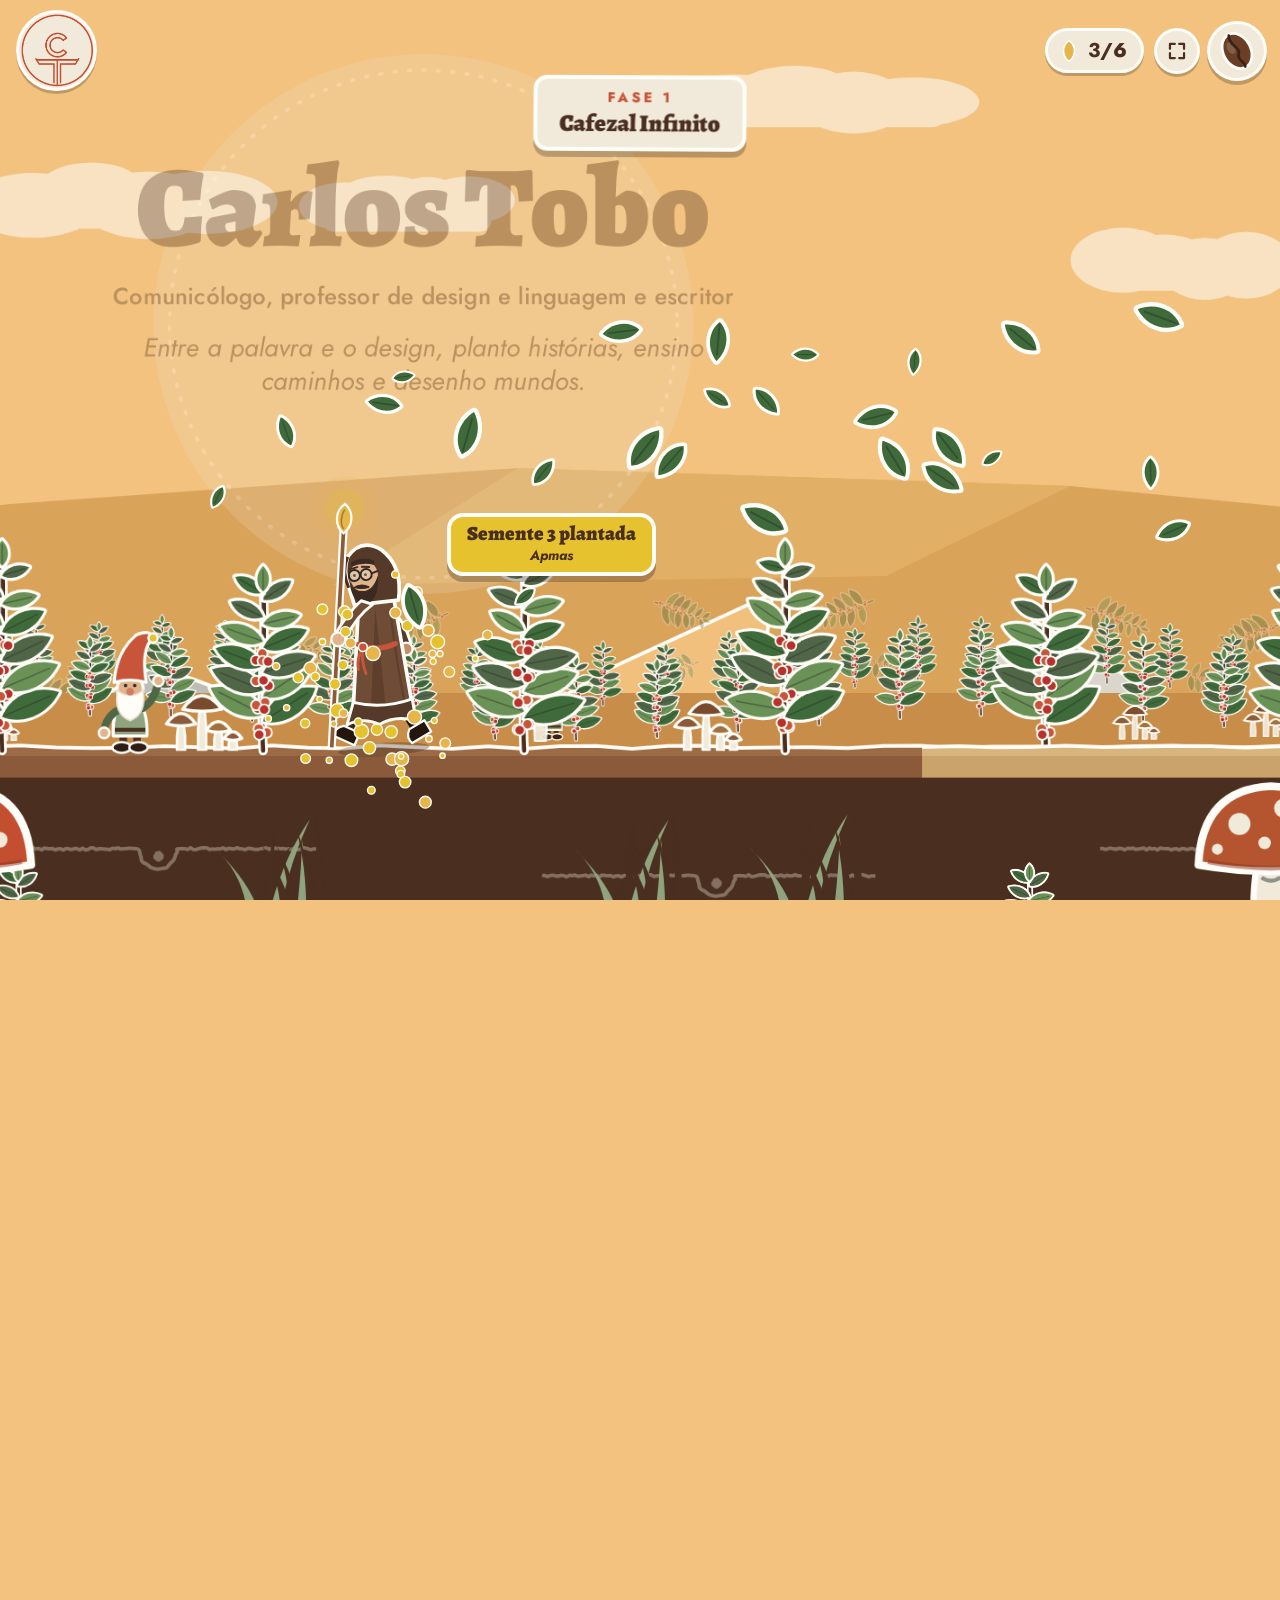
<file: index.html>
<!doctype html>
<html lang="pt-BR">
<head>
<meta charset="utf-8">
<meta name="viewport" content="width=device-width, initial-scale=1, viewport-fit=cover">
<title>Carlos Tobo · A Travessia do Curador</title>
<meta name="description" content="Currículo interativo de Carlos Tobo, comunicólogo, professor de design e linguagem e escritor. Role para atravessar o mundo de O Curador de Sementes.">
<meta property="og:title" content="Carlos Tobo · A Travessia do Curador">
<meta property="og:description" content="Entre a palavra e o design, planto histórias, ensino caminhos e desenho mundos.">
<meta property="og:image" content="img/marca/livro-capa.png">
<meta name="theme-color" content="#F2C27E">
<link rel="icon" href="img/marca/ct.png" type="image/png">
<link rel="preload" href="fontes/Alegreya.ttf" as="font" type="font/ttf" crossorigin>
<link rel="preconnect" href="https://fonts.googleapis.com">
<link rel="preconnect" href="https://fonts.gstatic.com" crossorigin>
<link rel="stylesheet" href="https://fonts.googleapis.com/css2?family=Jost:ital,wght@0,400..800;1,400..700&display=swap">
<link rel="stylesheet" href="css/style.css">
</head>
<body>
<a class="pular" href="texto.html">Pular para a versão em texto do currículo</a>
<div id="defs"></div>

<div id="palco">
  <div class="camada" id="c-nuvens" aria-hidden="true"></div>
  <div class="camada" id="c-espiral" aria-hidden="true"></div>
  <div class="camada" id="c-longe" aria-hidden="true"></div>
  <div class="camada" id="c-ceu-info"></div>
  <div class="camada" id="c-meio" aria-hidden="true"></div>
  <div class="camada" id="c-perto" aria-hidden="true"></div>
  <div class="camada" id="c-borboletas" aria-hidden="true"></div>
  <div class="camada" id="c-chao" aria-hidden="true"></div>
  <div class="camada" id="c-info"></div>
  <div id="eremita-caixa" role="img" aria-label="O Eremita: Carlos de capa, barba, óculos e cajado com uma semente que brilha"></div>
  <svg id="particulas" aria-hidden="true" preserveAspectRatio="xMinYMin meet"></svg>
  <div class="camada" id="c-frente" aria-hidden="true"></div>
</div>

<header id="hud">
  <a href="#" id="marca" aria-label="Voltar ao início do caminho"></a>
  <div class="hud-dir">
    <div id="contador" role="status" aria-label="Sementes colhidas: 0 de 6">
      <svg viewBox="0 0 100 100" aria-hidden="true"><path d="M50 10 C76 28 80 66 50 90 C20 66 24 28 50 10Z" fill="#E8B54A" stroke="#fff" stroke-width="6"/></svg>
      <span><b id="cont-n">0</b>/6</span>
    </div>
    <button id="btn-animacao" hidden>Ligar animações</button>
    <button id="btn-tela" hidden aria-label="Ver em tela cheia" title="Ver em tela cheia">
      <svg class="ico-abrir" viewBox="0 0 100 100" aria-hidden="true"><path d="M18 40 V18 H40 M60 18 H82 V40 M82 60 V82 H60 M40 82 H18 V60" fill="none" stroke="currentColor" stroke-width="10" stroke-linecap="round" stroke-linejoin="round"/></svg>
      <svg class="ico-sair" viewBox="0 0 100 100" aria-hidden="true"><path d="M40 18 V40 H18 M82 40 H60 V18 M60 82 V60 H82 M18 60 H40 V82" fill="none" stroke="currentColor" stroke-width="10" stroke-linecap="round" stroke-linejoin="round"/></svg>
    </button>
    <nav id="menu-grao" aria-label="Seções do caminho">
      <button id="grao-btn" aria-expanded="false" aria-controls="grao-lista" aria-label="Abrir menu de seções">
        <svg viewBox="0 0 100 100" aria-hidden="true"><g transform="rotate(-28 50 50)"><ellipse cx="50" cy="50" rx="30" ry="40" fill="#6B3F26" stroke="#FFFDF8" stroke-width="6"/><ellipse cx="42" cy="38" rx="9" ry="14" fill="#fff" opacity=".16"/><path d="M50 12 C38 30 62 46 50 58 C40 68 56 80 50 88" fill="none" stroke="#3A2217" stroke-width="6" stroke-linecap="round"/></g></svg>
      </button>
      <ul id="grao-lista"></ul>
    </nav>
  </div>
</header>

<div id="placa-fase" aria-hidden="true"><small>Fase 1</small><strong>Cafezal Infinito</strong></div>

<div id="dica">
  <span class="dica-mouse" aria-hidden="true"><span></span></span>
  <span class="dica-texto" aria-hidden="true">role para caminhar</span></div>

<div id="rolagem"></div>

<div id="tip-cursos" role="tooltip" hidden></div>

<dialog id="painel" aria-labelledby="painel-titulo">
  <button class="fechar" aria-label="Fechar">×</button>
  <div id="painel-conteudo"></div>
</dialog>

<noscript><p class="sem-js">Este currículo interativo precisa de JavaScript. <a href="texto.html">Veja a versão em texto</a>.</p></noscript>
<script src="js/vendor/gsap.min.js"></script>
<script type="module" src="js/main.js"></script>
</body>
</html>
</file>
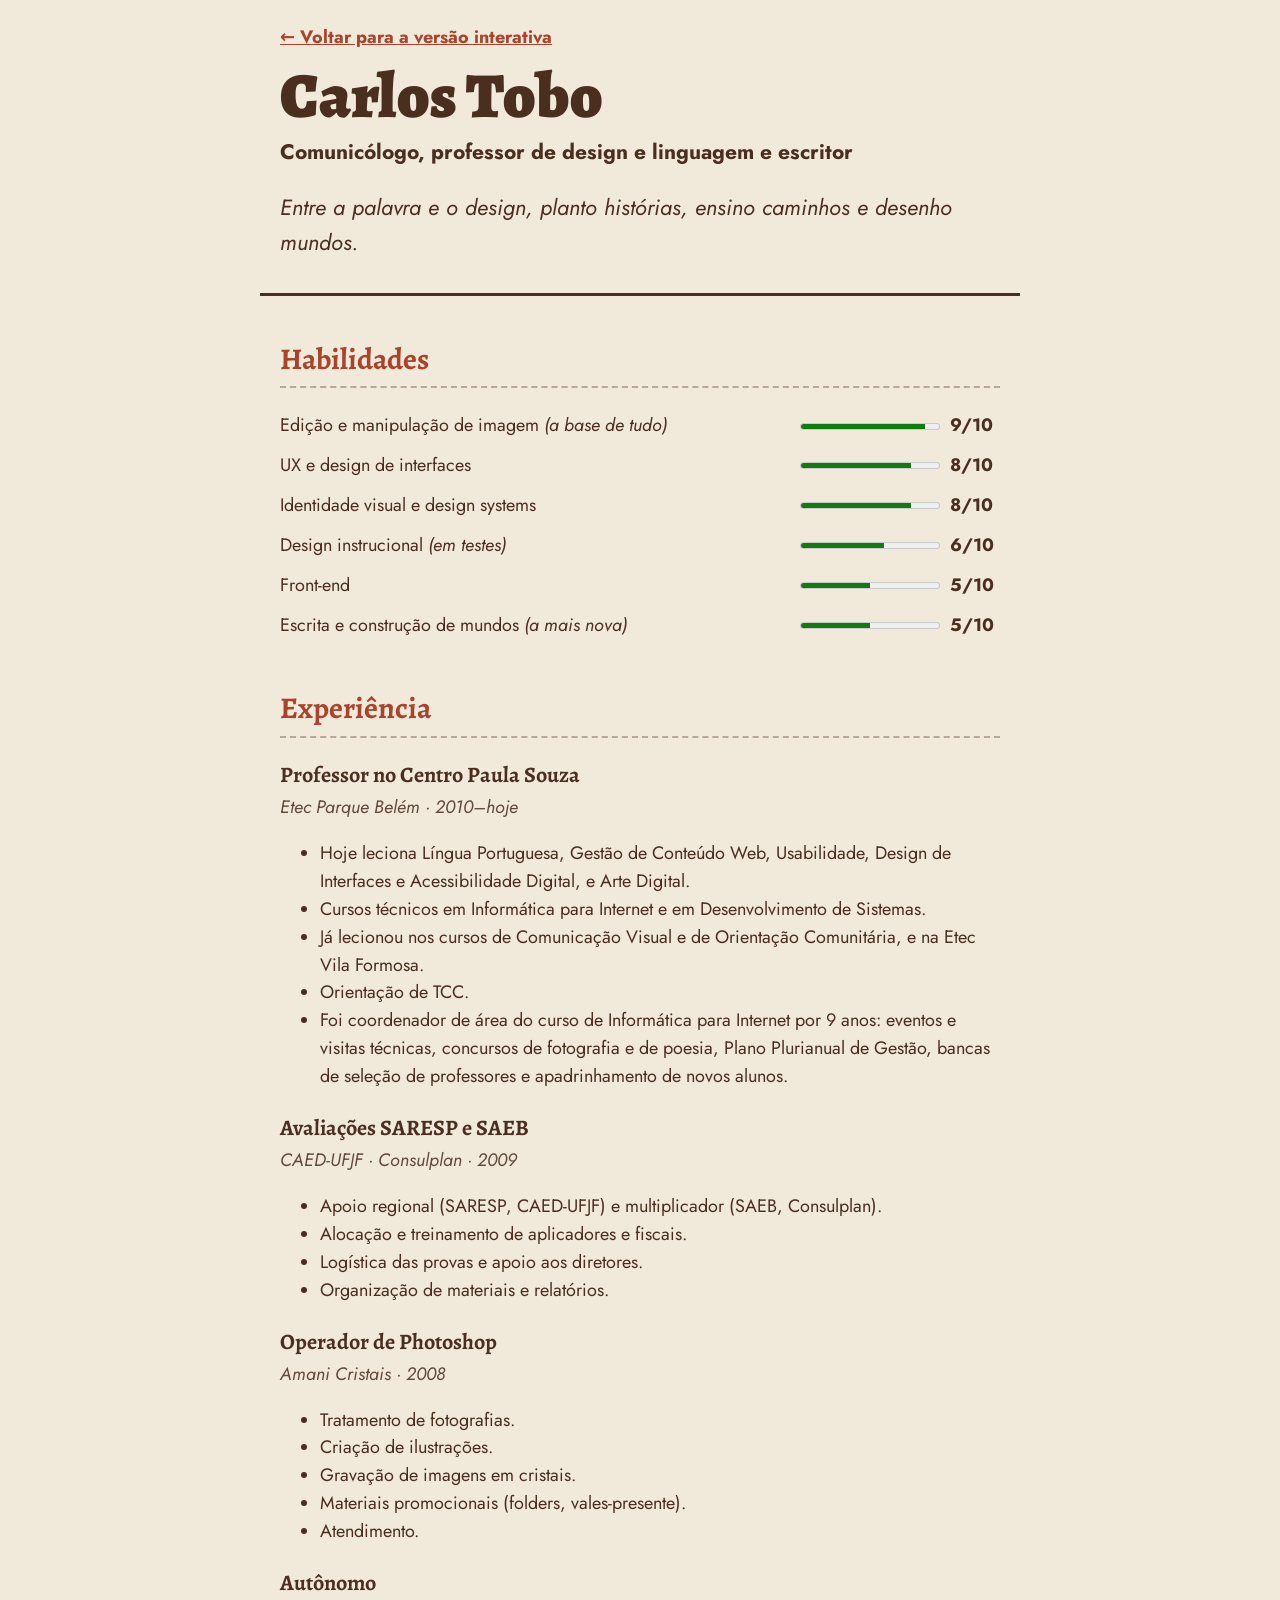
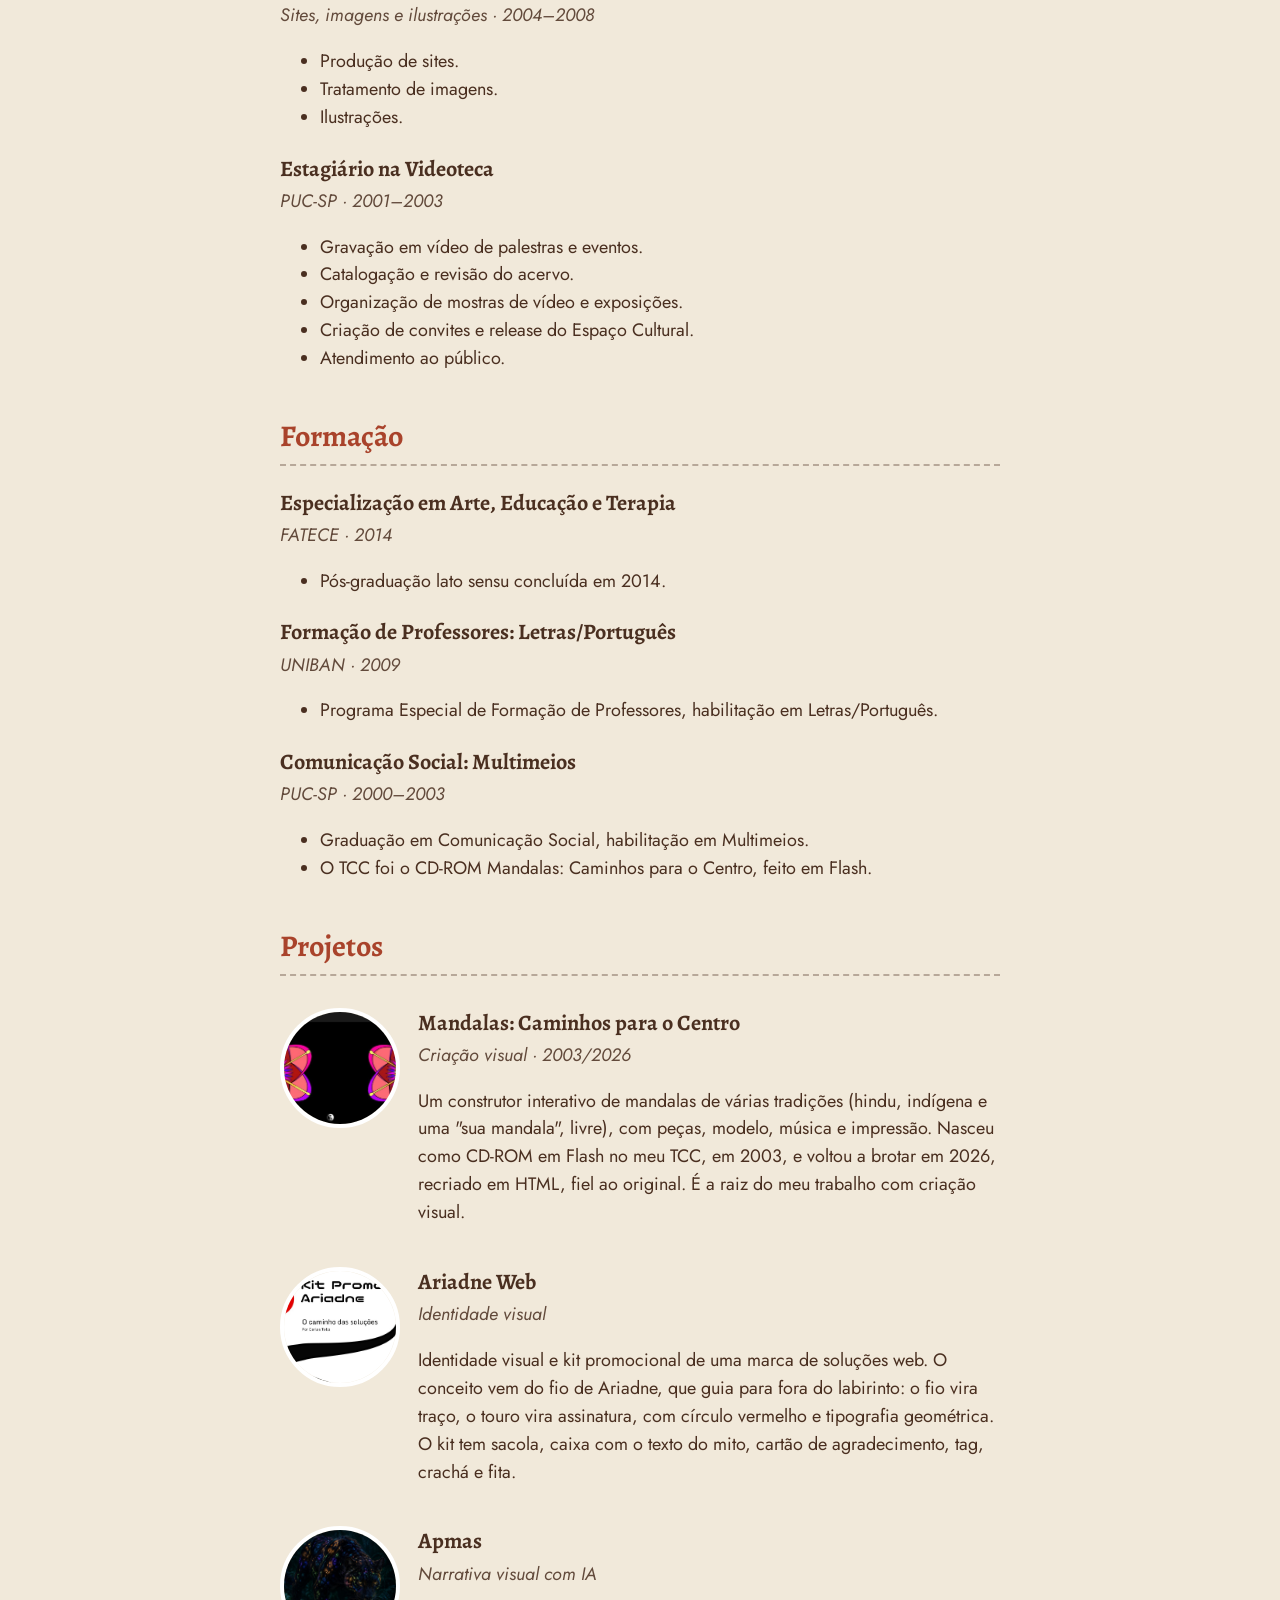
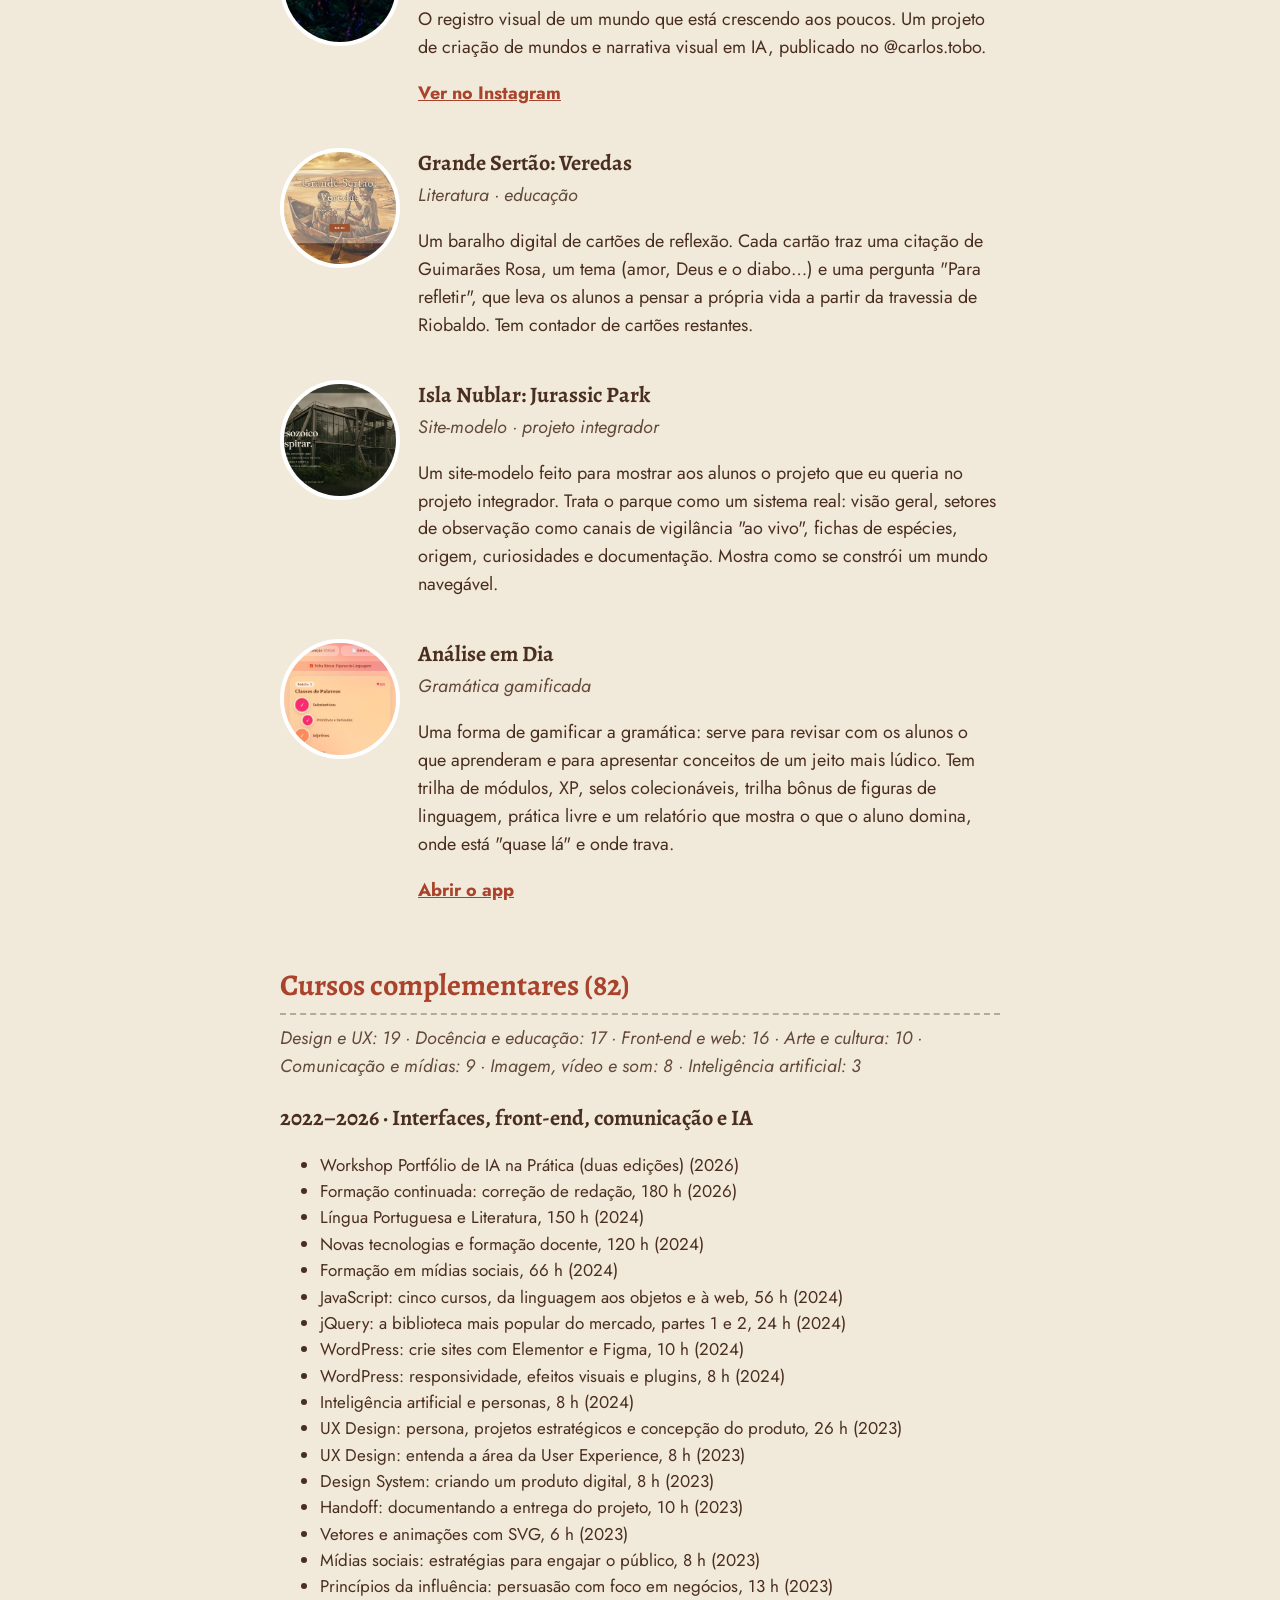
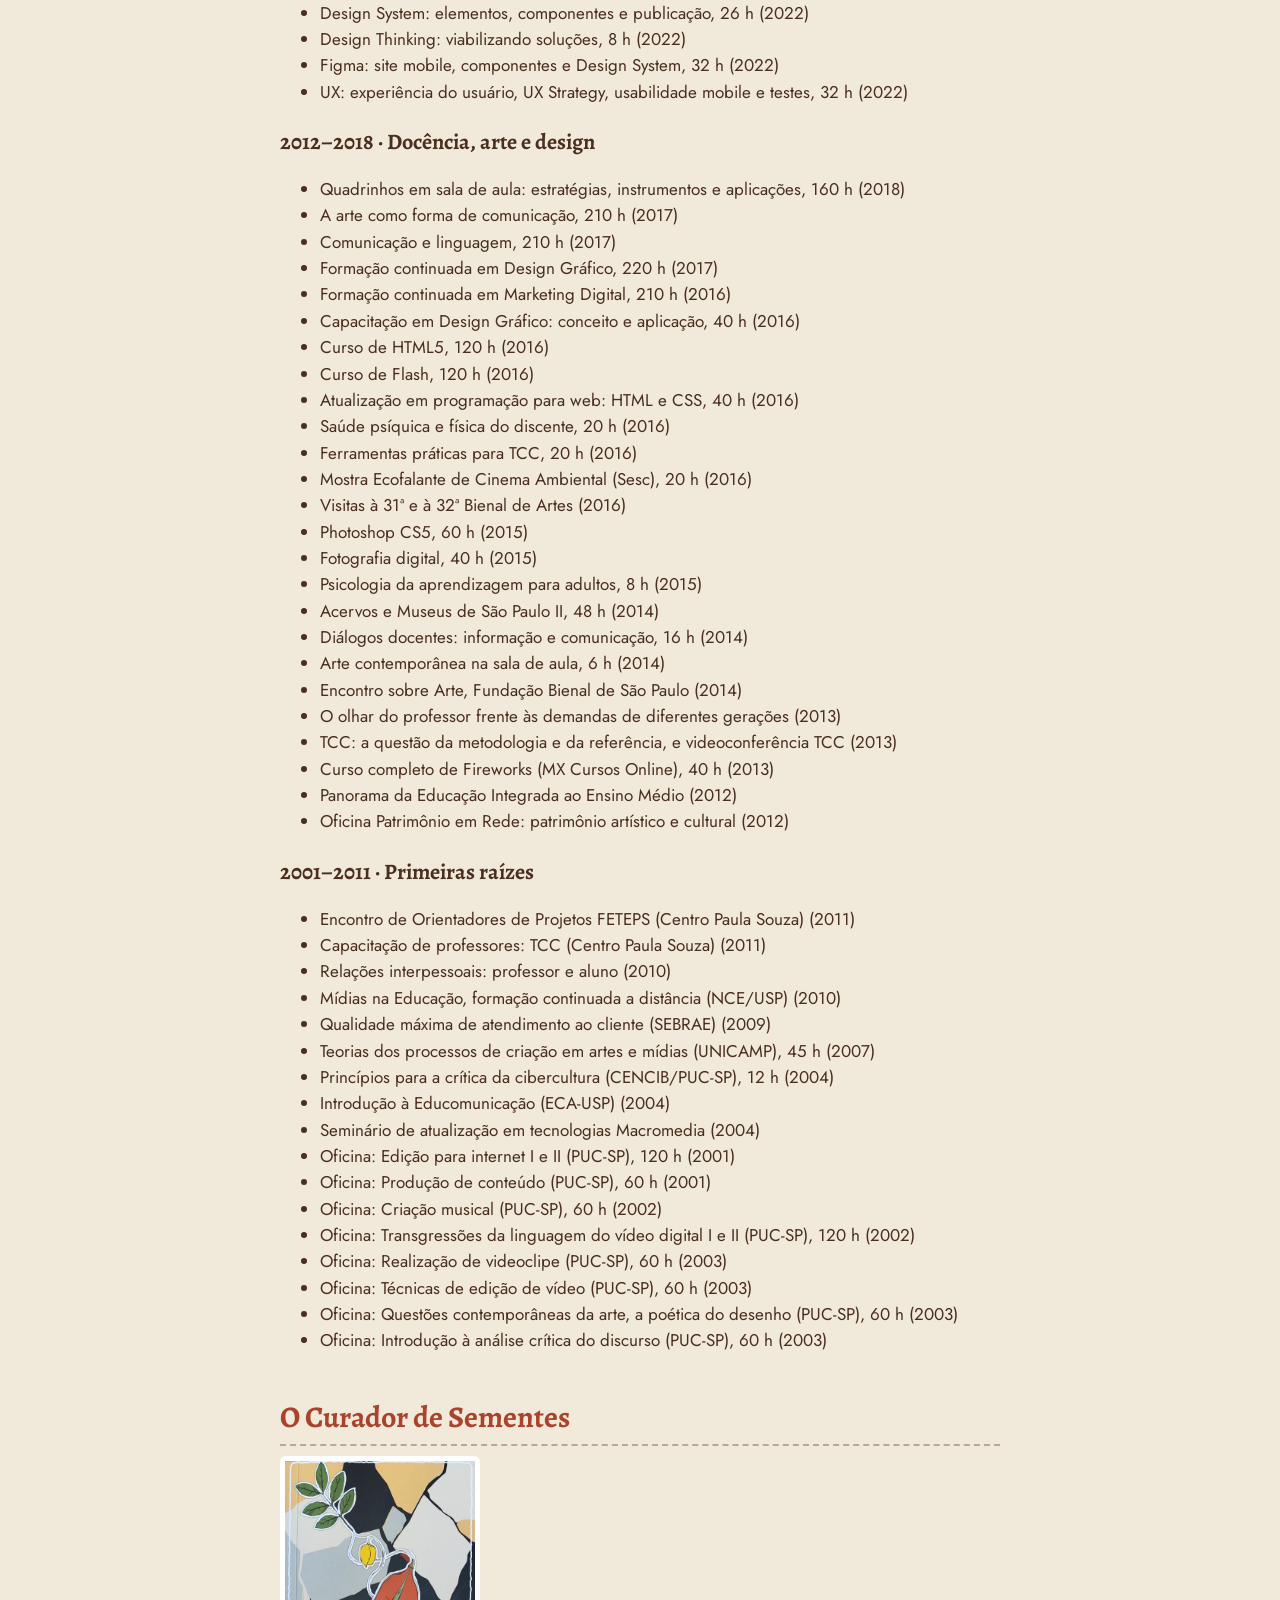
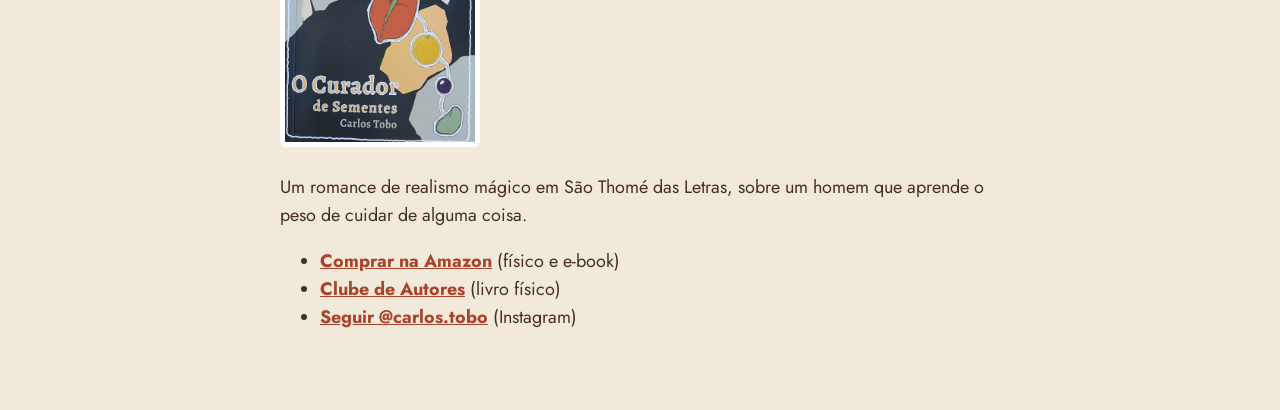
<file: texto.html>
<!doctype html>
<html lang="pt-BR">
<head>
<meta charset="utf-8">
<meta name="viewport" content="width=device-width, initial-scale=1">
<title>Carlos Tobo · Currículo em texto</title>
<meta name="description" content="Comunicólogo, professor de design e linguagem e escritor. Entre a palavra e o design, planto histórias, ensino caminhos e desenho mundos.">
<link rel="preconnect" href="https://fonts.googleapis.com">
<link rel="preconnect" href="https://fonts.gstatic.com" crossorigin>
<link rel="stylesheet" href="https://fonts.googleapis.com/css2?family=Jost:ital,wght@0,400..800;1,400..700&display=swap">
<link rel="stylesheet" href="css/texto.css">
</head>
<body>
<header>
  <p class="voltar"><a href="index.html">← Voltar para a versão interativa</a></p>
  <h1>Carlos Tobo</h1>
  <p class="titulo">Comunicólogo, professor de design e linguagem e escritor</p>
  <p class="frase">Entre a palavra e o design, planto histórias, ensino caminhos e desenho mundos.</p>
</header>
<main>
<section aria-labelledby="h-hab">
  <h2 id="h-hab">Habilidades</h2>
  <ul class="hab">
    <li><span>Edição e manipulação de imagem <em>(a base de tudo)</em></span> <meter min="0" max="10" value="9">9 de 10</meter> <b>9/10</b></li>
    <li><span>UX e design de interfaces</span> <meter min="0" max="10" value="8">8 de 10</meter> <b>8/10</b></li>
    <li><span>Identidade visual e design systems</span> <meter min="0" max="10" value="8">8 de 10</meter> <b>8/10</b></li>
    <li><span>Design instrucional <em>(em testes)</em></span> <meter min="0" max="10" value="6">6 de 10</meter> <b>6/10</b></li>
    <li><span>Front-end</span> <meter min="0" max="10" value="5">5 de 10</meter> <b>5/10</b></li>
    <li><span>Escrita e construção de mundos <em>(a mais nova)</em></span> <meter min="0" max="10" value="5">5 de 10</meter> <b>5/10</b></li>
  </ul>
</section>

<section aria-labelledby="h-exp">
  <h2 id="h-exp">Experiência</h2>
  <article>
    <h3>Professor no Centro Paula Souza</h3>
    <p class="meta">Etec Parque Belém · 2010–hoje</p>
    <ul><li>Hoje leciona Língua Portuguesa, Gestão de Conteúdo Web, Usabilidade, Design de Interfaces e Acessibilidade Digital, e Arte Digital.</li><li>Cursos técnicos em Informática para Internet e em Desenvolvimento de Sistemas.</li><li>Já lecionou nos cursos de Comunicação Visual e de Orientação Comunitária, e na Etec Vila Formosa.</li><li>Orientação de TCC.</li><li>Foi coordenador de área do curso de Informática para Internet por 9 anos: eventos e visitas técnicas, concursos de fotografia e de poesia, Plano Plurianual de Gestão, bancas de seleção de professores e apadrinhamento de novos alunos.</li></ul>
  </article>
  <article>
    <h3>Avaliações SARESP e SAEB</h3>
    <p class="meta">CAED-UFJF · Consulplan · 2009</p>
    <ul><li>Apoio regional (SARESP, CAED-UFJF) e multiplicador (SAEB, Consulplan).</li><li>Alocação e treinamento de aplicadores e fiscais.</li><li>Logística das provas e apoio aos diretores.</li><li>Organização de materiais e relatórios.</li></ul>
  </article>
  <article>
    <h3>Operador de Photoshop</h3>
    <p class="meta">Amani Cristais · 2008</p>
    <ul><li>Tratamento de fotografias.</li><li>Criação de ilustrações.</li><li>Gravação de imagens em cristais.</li><li>Materiais promocionais (folders, vales-presente).</li><li>Atendimento.</li></ul>
  </article>
  <article>
    <h3>Autônomo</h3>
    <p class="meta">Sites, imagens e ilustrações · 2004–2008</p>
    <ul><li>Produção de sites.</li><li>Tratamento de imagens.</li><li>Ilustrações.</li></ul>
  </article>
  <article>
    <h3>Estagiário na Videoteca</h3>
    <p class="meta">PUC-SP · 2001–2003</p>
    <ul><li>Gravação em vídeo de palestras e eventos.</li><li>Catalogação e revisão do acervo.</li><li>Organização de mostras de vídeo e exposições.</li><li>Criação de convites e release do Espaço Cultural.</li><li>Atendimento ao público.</li></ul>
  </article>
</section>

<section aria-labelledby="h-form">
  <h2 id="h-form">Formação</h2>
  <article>
    <h3>Especialização em Arte, Educação e Terapia</h3>
    <p class="meta">FATECE · 2014</p>
    <ul><li>Pós-graduação lato sensu concluída em 2014.</li></ul>
  </article>
  <article>
    <h3>Formação de Professores: Letras/Português</h3>
    <p class="meta">UNIBAN · 2009</p>
    <ul><li>Programa Especial de Formação de Professores, habilitação em Letras/Português.</li></ul>
  </article>
  <article>
    <h3>Comunicação Social: Multimeios</h3>
    <p class="meta">PUC-SP · 2000–2003</p>
    <ul><li>Graduação em Comunicação Social, habilitação em Multimeios.</li><li>O TCC foi o CD-ROM Mandalas: Caminhos para o Centro, feito em Flash.</li></ul>
  </article>
</section>

<section aria-labelledby="h-proj">
  <h2 id="h-proj">Projetos</h2>
  <article class="proj">
    <img src="img/projetos/mandala-principal.jpg" alt="Tela inicial do construtor de mandalas" loading="lazy" width="160" height="160">
    <div>
      <h3>Mandalas: Caminhos para o Centro</h3>
      <p class="meta">Criação visual · 2003/2026</p>
      <p>Um construtor interativo de mandalas de várias tradições (hindu, indígena e uma "sua mandala", livre), com peças, modelo, música e impressão. Nasceu como CD-ROM em Flash no meu TCC, em 2003, e voltou a brotar em 2026, recriado em HTML, fiel ao original. É a raiz do meu trabalho com criação visual.</p>
      
    </div>
  </article>
  <article class="proj">
    <img src="img/projetos/ariadne-capa.jpg" alt="Marca Ariadne Web: o fio vira traço e o touro vira assinatura" loading="lazy" width="160" height="160">
    <div>
      <h3>Ariadne Web</h3>
      <p class="meta">Identidade visual</p>
      <p>Identidade visual e kit promocional de uma marca de soluções web. O conceito vem do fio de Ariadne, que guia para fora do labirinto: o fio vira traço, o touro vira assinatura, com círculo vermelho e tipografia geométrica. O kit tem sacola, caixa com o texto do mito, cartão de agradecimento, tag, crachá e fita.</p>
      
    </div>
  </article>
  <article class="proj">
    <img src="img/projetos/apmas-onca.jpg" alt="Onça luminosa do mundo de Apmas" loading="lazy" width="160" height="160">
    <div>
      <h3>Apmas</h3>
      <p class="meta">Narrativa visual com IA</p>
      <p>O registro visual de um mundo que está crescendo aos poucos. Um projeto de criação de mundos e narrativa visual em IA, publicado no @carlos.tobo.</p>
      <p><a href="https://www.instagram.com/carlos.tobo/">Ver no Instagram</a></p>
    </div>
  </article>
  <article class="proj">
    <img src="img/projetos/rosa-capa.jpg" alt="Capa do baralho de cartões de reflexão" loading="lazy" width="160" height="160">
    <div>
      <h3>Grande Sertão: Veredas</h3>
      <p class="meta">Literatura · educação</p>
      <p>Um baralho digital de cartões de reflexão. Cada cartão traz uma citação de Guimarães Rosa, um tema (amor, Deus e o diabo…) e uma pergunta "Para refletir", que leva os alunos a pensar a própria vida a partir da travessia de Riobaldo. Tem contador de cartões restantes.</p>
      
    </div>
  </article>
  <article class="proj">
    <img src="img/projetos/jp-capa.jpg" alt="Página inicial do site-modelo Isla Nublar" loading="lazy" width="160" height="160">
    <div>
      <h3>Isla Nublar: Jurassic Park</h3>
      <p class="meta">Site-modelo · projeto integrador</p>
      <p>Um site-modelo feito para mostrar aos alunos o projeto que eu queria no projeto integrador. Trata o parque como um sistema real: visão geral, setores de observação como canais de vigilância "ao vivo", fichas de espécies, origem, curiosidades e documentação. Mostra como se constrói um mundo navegável.</p>
      
    </div>
  </article>
  <article class="proj">
    <img src="img/projetos/gram1.jpg" alt="Tela inicial com XP, coleção de selos e trilha de módulos" loading="lazy" width="160" height="160">
    <div>
      <h3>Análise em Dia</h3>
      <p class="meta">Gramática gamificada</p>
      <p>Uma forma de gamificar a gramática: serve para revisar com os alunos o que aprenderam e para apresentar conceitos de um jeito mais lúdico. Tem trilha de módulos, XP, selos colecionáveis, trilha bônus de figuras de linguagem, prática livre e um relatório que mostra o que o aluno domina, onde está "quase lá" e onde trava.</p>
      <p><a href="https://carlosrtobo.github.io/appgramatica/">Abrir o app</a></p>
    </div>
  </article>
</section>

<section aria-labelledby="h-cursos">
  <h2 id="h-cursos">Cursos complementares (82)</h2>
  <p class="meta">Design e UX: 19 · Docência e educação: 17 · Front-end e web: 16 · Arte e cultura: 10 · Comunicação e mídias: 9 · Imagem, vídeo e som: 8 · Inteligência artificial: 3</p>
  <h3>2022–2026 · Interfaces, front-end, comunicação e IA</h3>
  <ul class="cursos"><li>Workshop Portfólio de IA na Prática (duas edições) (2026)</li><li>Formação continuada: correção de redação, 180 h (2026)</li><li>Língua Portuguesa e Literatura, 150 h (2024)</li><li>Novas tecnologias e formação docente, 120 h (2024)</li><li>Formação em mídias sociais, 66 h (2024)</li><li>JavaScript: cinco cursos, da linguagem aos objetos e à web, 56 h (2024)</li><li>jQuery: a biblioteca mais popular do mercado, partes 1 e 2, 24 h (2024)</li><li>WordPress: crie sites com Elementor e Figma, 10 h (2024)</li><li>WordPress: responsividade, efeitos visuais e plugins, 8 h (2024)</li><li>Inteligência artificial e personas, 8 h (2024)</li><li>UX Design: persona, projetos estratégicos e concepção do produto, 26 h (2023)</li><li>UX Design: entenda a área da User Experience, 8 h (2023)</li><li>Design System: criando um produto digital, 8 h (2023)</li><li>Handoff: documentando a entrega do projeto, 10 h (2023)</li><li>Vetores e animações com SVG, 6 h (2023)</li><li>Mídias sociais: estratégias para engajar o público, 8 h (2023)</li><li>Princípios da influência: persuasão com foco em negócios, 13 h (2023)</li><li>Design System: elementos, componentes e publicação, 26 h (2022)</li><li>Design Thinking: viabilizando soluções, 8 h (2022)</li><li>Figma: site mobile, componentes e Design System, 32 h (2022)</li><li>UX: experiência do usuário, UX Strategy, usabilidade mobile e testes, 32 h (2022)</li></ul>
  <h3>2012–2018 · Docência, arte e design</h3>
  <ul class="cursos"><li>Quadrinhos em sala de aula: estratégias, instrumentos e aplicações, 160 h (2018)</li><li>A arte como forma de comunicação, 210 h (2017)</li><li>Comunicação e linguagem, 210 h (2017)</li><li>Formação continuada em Design Gráfico, 220 h (2017)</li><li>Formação continuada em Marketing Digital, 210 h (2016)</li><li>Capacitação em Design Gráfico: conceito e aplicação, 40 h (2016)</li><li>Curso de HTML5, 120 h (2016)</li><li>Curso de Flash, 120 h (2016)</li><li>Atualização em programação para web: HTML e CSS, 40 h (2016)</li><li>Saúde psíquica e física do discente, 20 h (2016)</li><li>Ferramentas práticas para TCC, 20 h (2016)</li><li>Mostra Ecofalante de Cinema Ambiental (Sesc), 20 h (2016)</li><li>Visitas à 31ª e à 32ª Bienal de Artes (2016)</li><li>Photoshop CS5, 60 h (2015)</li><li>Fotografia digital, 40 h (2015)</li><li>Psicologia da aprendizagem para adultos, 8 h (2015)</li><li>Acervos e Museus de São Paulo II, 48 h (2014)</li><li>Diálogos docentes: informação e comunicação, 16 h (2014)</li><li>Arte contemporânea na sala de aula, 6 h (2014)</li><li>Encontro sobre Arte, Fundação Bienal de São Paulo (2014)</li><li>O olhar do professor frente às demandas de diferentes gerações (2013)</li><li>TCC: a questão da metodologia e da referência, e videoconferência TCC (2013)</li><li>Curso completo de Fireworks (MX Cursos Online), 40 h (2013)</li><li>Panorama da Educação Integrada ao Ensino Médio (2012)</li><li>Oficina Patrimônio em Rede: patrimônio artístico e cultural (2012)</li></ul>
  <h3>2001–2011 · Primeiras raízes</h3>
  <ul class="cursos"><li>Encontro de Orientadores de Projetos FETEPS (Centro Paula Souza) (2011)</li><li>Capacitação de professores: TCC (Centro Paula Souza) (2011)</li><li>Relações interpessoais: professor e aluno (2010)</li><li>Mídias na Educação, formação continuada a distância (NCE/USP) (2010)</li><li>Qualidade máxima de atendimento ao cliente (SEBRAE) (2009)</li><li>Teorias dos processos de criação em artes e mídias (UNICAMP), 45 h (2007)</li><li>Princípios para a crítica da cibercultura (CENCIB/PUC-SP), 12 h (2004)</li><li>Introdução à Educomunicação (ECA-USP) (2004)</li><li>Seminário de atualização em tecnologias Macromedia (2004)</li><li>Oficina: Edição para internet I e II (PUC-SP), 120 h (2001)</li><li>Oficina: Produção de conteúdo (PUC-SP), 60 h (2001)</li><li>Oficina: Criação musical (PUC-SP), 60 h (2002)</li><li>Oficina: Transgressões da linguagem do vídeo digital I e II (PUC-SP), 120 h (2002)</li><li>Oficina: Realização de videoclipe (PUC-SP), 60 h (2003)</li><li>Oficina: Técnicas de edição de vídeo (PUC-SP), 60 h (2003)</li><li>Oficina: Questões contemporâneas da arte, a poética do desenho (PUC-SP), 60 h (2003)</li><li>Oficina: Introdução à análise crítica do discurso (PUC-SP), 60 h (2003)</li></ul>
</section>

<section aria-labelledby="h-livro" class="livro">
  <h2 id="h-livro">O Curador de Sementes</h2>
  <img src="img/marca/livro-capa.png" alt="Capa do livro O Curador de Sementes, de Carlos Tobo" width="200" loading="lazy">
  <p>Um romance de realismo mágico em São Thomé das Letras, sobre um homem que aprende o peso de cuidar de alguma coisa.</p>
  <ul><li><a href="https://www.amazon.com.br/dp/650229278X">Comprar na Amazon</a> (físico e e-book)</li><li><a href="https://clubedeautores.com.br/livro/o-curador-de-sementes-3">Clube de Autores</a> (livro físico)</li><li><a href="https://www.instagram.com/carlos.tobo/">Seguir @carlos.tobo</a> (Instagram)</li></ul>
</section>
</main>
</body>
</html>
</file>
<file: css/style.css>
@font-face { font-family: 'Alegreya'; src: url('../fontes/Alegreya.ttf') format('truetype'); font-weight: 400 900; font-display: swap; }
@font-face { font-family: 'Alegreya'; src: url('../fontes/Alegreya-Italic.ttf') format('truetype'); font-weight: 400 900; font-style: italic; font-display: swap; }

:root {
  --terra: #4A2F20; --terra-esc: #2E1D14; --terracota: #C8553A; --osso: #F1E9DA; --salvia: #8FA37E;
  --salvia-esc: #4F6647; --dourado: #E8B54A; --amarelo: #E5C22E; --carvao: #2B2A28; --branco: #FFFDF8; --roxo: #4B2A5A;
  --sombra: 0 6px 0 rgba(46, 29, 20, .28);
  color-scheme: light;
}
* { box-sizing: border-box; }
html { scroll-behavior: auto; }
/* Jost (sem serifa, geométrica) nos textos; Alegreya, a fonte do livro, só nos títulos */
:root { --fonte-texto: 'Jost', 'Segoe UI', system-ui, sans-serif; --fonte-titulo: 'Alegreya', Georgia, serif; }
body { margin: 0; background: #F2C27E; color: var(--terra); font-family: var(--fonte-texto); overflow-x: hidden; -webkit-font-smoothing: antialiased; }
.abertura .nome, #painel h2, .form-final h2, .titulo-bau, .tabua, .cartao-tempo strong, .fruto-nome, .rot-hab strong,
.nivel, #placa-fase strong, .aviso-semente strong, .titulo-canteiro, #tip-cursos strong { font-family: var(--fonte-titulo); }
button { font: inherit; color: inherit; }

/* ---------- barras de rolagem na identidade do site ---------- */
html { scrollbar-color: var(--terracota) rgba(241, 233, 218, .6); }            /* Firefox */
#painel, #tip-cursos, .texto-rolagem { scrollbar-color: var(--salvia-esc) rgba(74, 47, 32, .12); }
::-webkit-scrollbar { width: 14px; height: 14px; }
::-webkit-scrollbar-track { background: rgba(241, 233, 218, .55); border-radius: 10px; }
::-webkit-scrollbar-thumb { background: var(--terracota); border: 3px solid var(--osso); border-radius: 10px; min-height: 48px; }
::-webkit-scrollbar-thumb:hover { background: #A9432B; }
::-webkit-scrollbar-thumb:active { background: var(--terra); }
::-webkit-scrollbar-corner { background: transparent; }
#painel::-webkit-scrollbar, #tip-cursos::-webkit-scrollbar { width: 12px; }
#painel::-webkit-scrollbar-track, #tip-cursos::-webkit-scrollbar-track { background: rgba(74, 47, 32, .1); border-radius: 10px; margin: 14px 0; }
#painel::-webkit-scrollbar-thumb, #tip-cursos::-webkit-scrollbar-thumb { background: var(--salvia-esc); border: 3px solid var(--osso); border-radius: 10px; }
#painel::-webkit-scrollbar-thumb:hover, #tip-cursos::-webkit-scrollbar-thumb:hover { background: #3B4E35; }

.pular { position: fixed; left: 12px; top: -60px; z-index: 50; background: var(--terra); color: var(--osso); padding: 10px 14px; border-radius: 10px; }
.pular:focus { top: 12px; }

/* ---------- palco e camadas ---------- */
#palco { position: fixed; inset: 0; overflow: hidden; }
.camada { position: absolute; inset: 0; pointer-events: none; }
.camada .interno { position: absolute; left: 0; top: 0; width: 1px; height: 1000px; transform-origin: 0 0; will-change: transform; }
.pedaco { position: absolute; top: 0; height: 1000px; overflow: visible; }
#c-info, #c-ceu-info { z-index: 2; }
#eremita-caixa { position: absolute; z-index: 3; pointer-events: none; }
#eremita-caixa svg { width: 100%; height: 100%; overflow: visible; }
#particulas { position: absolute; inset: 0; width: 100%; height: 100%; z-index: 4; pointer-events: none; overflow: visible; }
#c-frente { z-index: 5; }
#rolagem { width: 1px; }

.svg-ano { font-family: 'Alegreya', serif; font-weight: 800; }
.svg-texto { font-family: 'Alegreya', serif; font-weight: 700; }
.agua { animation: escorre .8s linear infinite; }
@keyframes escorre { to { stroke-dashoffset: -46; } }
.reflexo { animation: brilha 3s ease-in-out infinite alternate; }
@keyframes brilha { from { opacity: .4; } to { opacity: 1; } }
.sem-halo { animation: pulsa 1.6s ease-in-out infinite; transform-box: fill-box; transform-origin: center; }
/* duendes: um espia de trás da pedra, outro acena, todos piscam */
.duende-espia { animation: espiar 6.5s ease-in-out infinite; }
@keyframes espiar { 0%, 30% { transform: translateY(95px); } 42%, 72% { transform: translateY(-40px); } 76% { transform: translateY(-46px); } 86%, 100% { transform: translateY(95px); } }
.braco-acena { transform-box: fill-box; transform-origin: 15% 95%; animation: acenar 1.4s ease-in-out infinite; }
@keyframes acenar { 0%, 100% { transform: rotate(8deg); } 50% { transform: rotate(-28deg); } }
.olhos-duende { transform-box: fill-box; transform-origin: center; animation: piscar-duende 4.5s infinite; }
@keyframes piscar-duende { 0%, 93%, 100% { transform: scaleY(1); } 96% { transform: scaleY(.1); } }
.reduzido .duende-espia { animation: none; transform: translateY(-40px); }
.reduzido .braco-acena, .reduzido .olhos-duende { animation: none; }
@keyframes pulsa { 50% { transform: scale(1.35); opacity: .12; } }

/* ---------- itens do mundo (em unidades: 1px aqui = 1/1000 da altura da tela) ---------- */
.item { position: absolute; pointer-events: auto; text-align: center; display: flex; flex-direction: column; align-items: center; gap: 6px; }
.item strong { font-weight: 800; }
.local { font-style: italic; font-size: 17px; opacity: .85; }

.abertura { pointer-events: none; gap: 0; }
.abertura .nome { margin: 0; font-size: 128px; line-height: .95; font-weight: 900; letter-spacing: -1px; color: var(--terra); }
.abertura .titulo { margin: 18px 0 0; font-size: 26px; font-weight: 500; letter-spacing: .2px; color: var(--terra); max-width: 760px; }
.abertura .frase { margin: 20px 0 0; font-size: 29px; font-style: italic; font-weight: 400; line-height: 1.3; max-width: 680px; }
.abertura .pal { display: inline-block; }
.abertura.estreito .nome { font-size: 84px; }
.abertura.estreito .titulo { font-size: 21px; }
.abertura.estreito .frase { font-size: 22px; }

.tabua { display: inline-flex; align-items: center; gap: 8px; background: #8A5A3A; color: var(--osso); border: 4px solid var(--branco); border-radius: 10px; padding: 8px 18px; font-size: 27px; font-weight: 800; box-shadow: var(--sombra); transform: rotate(-2deg); }
.tabua .ico { width: 30px; height: 30px; background: var(--osso); border-radius: 50%; }
.legenda { display: inline-flex; align-items: center; gap: 8px; background: rgba(255, 253, 248, .75); border-radius: 30px; padding: 6px 14px; font-size: 19px; font-weight: 700; }
.legenda .ico { width: 38px; height: 30px; }

.rot-hab { gap: 2px; }
.rot-hab strong { font-size: 23px; line-height: 1.1; background: var(--osso); border: 3px solid var(--branco); border-radius: 14px; padding: 6px 12px; box-shadow: var(--sombra); }
.nivel { font-size: 40px; font-weight: 900; color: var(--terracota); line-height: 1; -webkit-text-stroke: 1px var(--branco); }
.nivel small { font-size: 20px; color: var(--terra); }
.etiqueta { background: var(--amarelo); color: var(--terra); font-size: 17px; font-weight: 800; padding: 4px 10px; border-radius: 20px; border: 3px solid var(--branco); transform: rotate(5deg); display: inline-block; }

.cartao-tempo { position: relative; display: flex; flex-direction: column; gap: 2px; width: 100%; padding: 12px 18px 14px; background: var(--osso); border: 4px solid var(--branco); border-radius: 16px; box-shadow: var(--sombra); cursor: pointer; text-align: left; transition: transform .2s; }
.cartao-tempo:hover, .cartao-tempo:focus-visible { transform: translateY(-4px) rotate(-1deg); }
.cartao-tempo .tipo { font-size: 15px; font-weight: 800; text-transform: uppercase; letter-spacing: 2px; color: var(--terracota); }
.cartao-tempo.formacao .tipo { color: var(--salvia-esc); }
.cartao-tempo strong { font-size: 24px; line-height: 1.12; }
.cartao-tempo .mais { position: absolute; right: -14px; top: -14px; width: 38px; height: 38px; border-radius: 50%; background: var(--terracota); color: var(--branco); border: 3px solid var(--branco); font-size: 28px; font-weight: 800; line-height: 30px; text-align: center; }

.botao-bau { width: 200px; height: 110px; background: transparent; border: 0; cursor: pointer; display: flex; align-items: flex-end; justify-content: center; padding-bottom: 0; }
.botao-bau span { background: var(--terra); color: var(--osso); padding: 4px 12px; border-radius: 20px; border: 3px solid var(--branco); font-size: 19px; font-weight: 800; transform: translateY(46px); }
.botao-bau:hover span, .botao-bau:focus-visible span { background: var(--terracota); }
.rot-bau-titulo { opacity: 0; pointer-events: none; }
.titulo-bau { font-size: 32px; }

.rot-fruto { gap: 4px; }
.fruto { width: 160px; height: 160px; border-radius: 50%; padding: 0; border: 7px solid var(--branco); background: var(--osso); box-shadow: 0 8px 0 rgba(46, 29, 20, .25), 0 0 0 10px rgba(232, 181, 74, .35); cursor: pointer; overflow: hidden; transition: transform .2s; }
.fruto:hover, .fruto:focus-visible { transform: scale(1.06) rotate(-3deg); }
.fruto-img { display: block; width: 100%; height: 100%; }
.fruto img { width: 100%; height: 100%; object-fit: cover; display: block; }
.fruto-nome { font-size: 24px; line-height: 1.1; background: var(--osso); padding: 4px 12px; border-radius: 12px; border: 3px solid var(--branco); }
.rot-fruto .local { background: rgba(255, 253, 248, .7); padding: 1px 10px; border-radius: 10px; }

.titulo-canteiro { font-size: 24px; background: var(--osso); padding: 6px 14px; border-radius: 14px; border: 3px solid var(--branco); box-shadow: var(--sombra); }

.final { display: flex; gap: 34px; align-items: center; text-align: left; }
.final-estreito { flex-direction: column; gap: 14px; text-align: center; }
.capa-livro { border: 6px solid var(--branco); border-radius: 6px; box-shadow: 0 14px 0 rgba(46, 29, 20, .3); transform: rotate(-3deg); }
.final-texto { display: flex; flex-direction: column; gap: 12px; }
.final-estreito .final-texto { align-items: stretch; width: 100%; gap: 9px; }
.frase-livro { margin: 0 0 4px; font-size: 23px; font-style: italic; font-weight: 500; line-height: 1.2; }
.final-estreito .frase-livro { font-size: 18px; }
.final-estreito { gap: 10px; }
.cta { display: flex; align-items: center; gap: 12px; min-height: 58px; padding: 8px 20px 8px 12px; background: var(--terracota); color: var(--branco); text-decoration: none; border: 4px solid var(--branco); border-radius: 16px; box-shadow: var(--sombra); font-size: 20px; font-weight: 600; line-height: 1.1; transition: transform .2s, background .2s; }
.cta svg { width: 38px; height: 38px; flex: none; }
.cta small { display: block; font-size: 14px; font-weight: 400; font-style: italic; opacity: .9; }
.cta:hover, .cta:focus-visible { transform: translateY(-3px) rotate(-1deg); background: #A9432B; }
.cta-insta { background: var(--roxo); }
.cta-insta:hover, .cta-insta:focus-visible { background: #3A1F47; }
.final-estreito .cta { min-height: 52px; font-size: 18px; padding-top: 5px; padding-bottom: 5px; }
.final-estreito .final-texto { gap: 7px; }
.final-estreito .cta { text-align: left; }
.cta-msg[hidden] { display: none; }
.cta-msg { background: var(--salvia-esc); cursor: pointer; text-align: left; font-family: inherit; }
.cta-msg:hover, .cta-msg:focus-visible { background: #3B4E35; }

/* ---------- formulário de mensagem ---------- */
.form-contato { display: flex; flex-direction: column; gap: 12px; margin-top: 6px; }
/* no cenário: cartão de papel osso preso na paisagem (tamanhos em unidades do mundo) */
.rot-form { pointer-events: auto; }
.form-final { width: 100%; margin: 0; gap: 10px; text-align: left; background: var(--osso); border: 5px solid var(--branco); border-radius: 18px; padding: 16px 20px 14px; box-shadow: 0 10px 0 rgba(46, 29, 20, .28); }
.form-final h2 { margin: 0; font-size: 34px; line-height: 1; font-weight: 900; }
.form-final .painel-cat { font-size: 15px; }
.form-final .form-intro { margin: 0; font-size: 17px; font-style: italic; line-height: 1.3; }
.form-final label { font-size: 17px; font-weight: 600; }
.form-final input, .form-final textarea { font-size: 20px; padding: 8px 12px; }   /* 20 unidades: no celular fica >= 16px e o iPhone não dá zoom */
.form-final textarea { min-height: 0; }
.form-final .cta { font-size: 22px; min-height: 52px; }
.form-final .form-status { font-size: 17px; }
.form-final.estreito { padding: 12px 16px 10px; gap: 7px; }
.form-final.estreito h2 { font-size: 30px; }
.form-final.estreito label { font-size: 18px; gap: 2px; }
.form-final.estreito input, .form-final.estreito textarea { padding: 6px 10px; }
.form-final.estreito .cta { min-height: 48px; }
.form-contato label { display: flex; flex-direction: column; gap: 4px; font-weight: 800; font-size: 17px; }
.form-contato label small { font-weight: 600; font-style: italic; opacity: .75; }
.form-contato input, .form-contato textarea { font: inherit; font-size: 17px; font-weight: 400; color: var(--terra); background: var(--branco); border: 3px solid rgba(74, 47, 32, .25); border-radius: 12px; padding: 10px 12px; }
.form-contato textarea { resize: vertical; min-height: 120px; }
.form-contato input:focus, .form-contato textarea:focus { outline: none; border-color: var(--terracota); box-shadow: 0 0 0 3px rgba(200, 85, 58, .25); }
.form-contato .cta { align-self: flex-start; border: 4px solid var(--branco); cursor: pointer; font-family: inherit; }
.form-contato .cta:disabled { opacity: .6; cursor: wait; }
.armadilha { position: absolute; left: -9999px; width: 1px; height: 1px; opacity: 0; }
.form-status { margin: 0; min-height: 1.4em; font-size: 16px; font-weight: 700; }
.form-status.ok { color: var(--salvia-esc); }
.form-status.erro { color: #A9432B; }

.item button:focus-visible, .item a:focus-visible, #hud a:focus-visible { outline: 4px solid var(--roxo); outline-offset: 4px; }

/* ---------- HUD (em pixels reais) ---------- */
#hud { position: fixed; top: 0; left: 0; right: 0; z-index: 10; display: flex; justify-content: space-between; align-items: center; padding: max(10px, env(safe-area-inset-top)) 16px 10px; pointer-events: none; }
#hud > * { pointer-events: auto; }
#marca { flex: none; margin-right: 8px; width: 81px; height: 81px;   /* 1,5 × o grão do menu (54 px) */ display: block; background: var(--osso); border-radius: 50%; border: 3px solid var(--branco); box-shadow: 0 3px 0 rgba(46, 29, 20, .25); }
#marca img, #marca svg { width: 100%; height: 100%; display: block; }
.hud-dir { display: flex; gap: 10px; align-items: center; }
#contador { display: flex; align-items: center; gap: 6px; background: var(--osso); border: 3px solid var(--branco); border-radius: 30px; padding: 5px 14px 5px 8px; font-size: 20px; font-weight: 800; box-shadow: 0 3px 0 rgba(46, 29, 20, .25); }
#contador svg { width: 26px; height: 26px; }
#contador.completo { background: var(--amarelo); }
#btn-texto { background: var(--terra); color: var(--osso); text-decoration: none; font-weight: 700; font-size: 15px; padding: 9px 14px; border-radius: 30px; border: 3px solid var(--branco); }
#btn-texto:hover { background: var(--terracota); }
#btn-animacao { background: var(--osso); color: var(--terra); font-weight: 700; font-size: 14px; padding: 8px 12px; border-radius: 30px; border: 3px solid var(--branco); cursor: pointer; }
#btn-animacao:hover { background: var(--amarelo); }
#btn-animacao[hidden] { display: none; }
#btn-tela { width: 46px; height: 46px; padding: 9px; border-radius: 50%; border: 3px solid var(--branco); background: var(--osso); color: var(--terra); cursor: pointer; box-shadow: 0 3px 0 rgba(46, 29, 20, .25); display: grid; place-items: center; }
#btn-tela[hidden] { display: none; }
#btn-tela svg { width: 100%; height: 100%; grid-area: 1 / 1; }
#btn-tela .ico-sair, .tela-cheia #btn-tela .ico-abrir { display: none; }
.tela-cheia #btn-tela .ico-sair { display: block; }
.tela-cheia #btn-tela { background: var(--terra); color: var(--osso); }
#btn-tela:hover { background: var(--amarelo); color: var(--terra); }
#btn-tela:focus-visible { outline: 4px solid var(--roxo); outline-offset: 4px; }
@media (max-width: 560px) { #btn-animacao { font-size: 12px; padding: 7px 9px; } }
@media (max-width: 420px) {
  #hud { padding-left: 12px; padding-right: 12px; }
  .hud-dir { gap: 6px; }
  #contador { font-size: 17px; padding: 4px 10px 4px 6px; }
  #contador svg { width: 22px; height: 22px; }
  #btn-animacao { font-size: 11px; padding: 6px 7px; max-width: 92px; line-height: 1.15; }
}

/* ---------- menu de grãos de café ---------- */
#menu-grao { position: relative; }
#grao-btn { width: 54px; height: 54px; padding: 0; border: 0; border-radius: 50%; background: var(--osso); box-shadow: 0 0 0 3px var(--branco), 0 4px 0 3px rgba(46, 29, 20, .25); cursor: pointer; display: grid; place-items: center; transition: transform .3s; }
#grao-btn svg { width: 46px; height: 46px; transition: transform .45s cubic-bezier(.3, 1.6, .5, 1); }
#menu-grao.aberto #grao-btn svg { transform: rotate(160deg) scale(1.08); }
#grao-btn:focus-visible { outline: 4px solid var(--roxo); outline-offset: 4px; }
#grao-lista { position: absolute; right: 0; top: 62px; margin: 0; padding: 4px 0 0; list-style: none; display: flex; flex-direction: column; align-items: flex-end; gap: 6px; pointer-events: none; }
#menu-grao.aberto #grao-lista { pointer-events: auto; }
#grao-lista li { opacity: 0; transform: translateY(-26px) rotate(-40deg) scale(.4); transform-origin: right center; transition: opacity .2s, transform .35s cubic-bezier(.3, 1.5, .5, 1); transition-delay: calc(var(--i) * 35ms); }
#menu-grao.aberto #grao-lista li { opacity: 1; transform: none; }
#grao-lista button, #grao-lista a { display: flex; align-items: center; gap: 6px; padding: 0; border: 0; background: none; cursor: pointer; text-decoration: none; color: var(--terra); font: inherit; }
.grao-nome { background: var(--osso); border: 3px solid var(--branco); border-radius: 20px; padding: 4px 12px; font-weight: 800; font-size: 15px; white-space: nowrap; box-shadow: 0 3px 0 rgba(46, 29, 20, .22); transition: background .15s; }
.grao-mini { width: 40px; height: 40px; display: grid; place-items: center; transition: transform .2s; }
.grao-mini svg { width: 40px; height: 40px; }
#grao-lista .atual .grao-nome { background: var(--terracota); color: var(--branco); }
#grao-lista button:hover .grao-nome, #grao-lista a:hover .grao-nome, #grao-lista button:focus-visible .grao-nome, #grao-lista a:focus-visible .grao-nome { background: var(--amarelo); }
#grao-lista button:hover .grao-mini, #grao-lista a:hover .grao-mini, #grao-lista :focus-visible .grao-mini { transform: rotate(25deg) scale(1.15); }
#grao-lista :focus-visible { outline: none; }
#grao-lista :focus-visible .grao-nome { outline: 3px solid var(--roxo); outline-offset: 2px; }
.reduzido #grao-lista li, .reduzido #grao-btn svg { transition: opacity .15s; }

/* ---------- xícara de café: volta ao início ---------- */
.rot-xicara { gap: 0; }
.xicara { width: 150px; padding: 0; border: 0; background: none; cursor: pointer; display: flex; flex-direction: column; align-items: center; gap: 2px; color: var(--terra); font: inherit; }
.xicara svg { width: 120px; height: 128px; transition: transform .25s; transform-origin: 50% 100%; }
.xicara span { background: var(--osso); border: 3px solid var(--branco); border-radius: 16px; padding: 2px 12px; font-size: 18px; font-weight: 800; box-shadow: 0 4px 0 rgba(46, 29, 20, .22); white-space: nowrap; }
.xicara:hover svg, .xicara:focus-visible svg { transform: rotate(-8deg) scale(1.06); }
.xicara:hover span, .xicara:focus-visible span { background: var(--amarelo); }
.xicara:focus-visible { outline: none; }
.xicara:focus-visible span { outline: 3px solid var(--roxo); outline-offset: 2px; }
.vapor path { animation: vapor 2.4s ease-in-out infinite; }
.vapor path:nth-child(2) { animation-delay: .5s; }
.vapor path:nth-child(3) { animation-delay: 1s; }
@keyframes vapor { 0% { opacity: 0; transform: translateY(8px); } 40% { opacity: .9; } 100% { opacity: 0; transform: translateY(-10px); } }
.reduzido .vapor path { animation: none; }

#placa-fase { position: fixed; z-index: 9; top: 72px; left: 50%; translate: -50% 0; background: var(--osso); border: 4px solid var(--branco); border-radius: 14px; padding: 8px 22px; text-align: center; box-shadow: var(--sombra); opacity: 0; pointer-events: none; display: flex; flex-direction: column; }
#placa-fase small { font-size: 14px; text-transform: uppercase; letter-spacing: 3px; font-weight: 800; color: var(--terracota); }
#placa-fase strong { font-size: 24px; font-weight: 900; white-space: nowrap; }

#dica { position: fixed; z-index: 9; left: 50%; bottom: max(24px, env(safe-area-inset-bottom)); translate: -50% 0; display: flex; align-items: center; gap: 10px; background: rgba(241, 233, 218, .92); border: 3px solid var(--branco); border-radius: 30px; padding: 8px 16px; font-weight: 700; font-size: 17px; transition: opacity .5s; }
.rolou #dica { opacity: 0; pointer-events: none; }
.dica-mouse { width: 22px; height: 34px; border: 3px solid var(--terra); border-radius: 12px; position: relative; }
.dica-mouse span { position: absolute; left: 50%; top: 5px; width: 4px; height: 8px; margin-left: -2px; background: var(--terracota); border-radius: 2px; animation: roda 1.4s ease-in-out infinite; }
@keyframes roda { 60% { transform: translateY(10px); opacity: 0; } }
@media (pointer: coarse) {
  .dica-mouse { border-radius: 50%; width: 26px; height: 26px; border-color: var(--terra); animation: dedo 1.4s ease-in-out infinite; }
  .dica-mouse span { display: none; }
  .dica-texto::after { content: ''; }
}
@keyframes dedo { 50% { transform: translateY(-10px); } }


/* ---------- painel ---------- */
dialog#painel { width: min(760px, 94vw); max-height: 88vh; padding: 26px 24px 28px; border: 6px solid var(--branco); border-radius: 20px; background: var(--osso); color: var(--terra); box-shadow: 0 14px 0 rgba(46, 29, 20, .35); overflow: auto; }
dialog#painel::backdrop { background: rgba(46, 29, 20, .62); }
dialog#painel[open] { animation: abre-painel .35s cubic-bezier(.2, .8, .3, 1); }
@keyframes abre-painel { from { opacity: 0; transform: translateY(30px) scale(.96); } }
.reduzido dialog#painel[open] { animation: none; }

/* aviso "Semente N plantada" que sobe quando o Eremita colhe */
.aviso-semente { position: fixed; z-index: 8; left: 0; top: 0; pointer-events: none; display: flex; flex-direction: column; align-items: center; background: var(--amarelo); color: var(--terra); border: 4px solid var(--branco); border-radius: 16px; padding: 6px 16px 7px; box-shadow: 0 6px 0 rgba(46, 29, 20, .3); white-space: nowrap; }
.aviso-semente strong { font-size: 20px; font-weight: 900; line-height: 1.1; }
.aviso-semente span { font-size: 14px; font-style: italic; font-weight: 700; }
.fechar { position: sticky; top: 0; float: right; width: 46px; height: 46px; border-radius: 50%; background: var(--terra); color: var(--osso); border: 3px solid var(--branco); font-size: 30px; line-height: 1; cursor: pointer; margin: -10px -8px 0 10px; z-index: 2; }
.fechar:hover, .fechar:focus-visible { background: var(--terracota); outline: none; box-shadow: 0 0 0 3px var(--roxo); }
.painel-cat { margin: 0; font-size: 14px; font-weight: 800; text-transform: uppercase; letter-spacing: 2px; color: var(--terracota); }
#painel h2 { margin: 4px 0 10px; font-size: clamp(26px, 5vw, 36px); line-height: 1.08; font-weight: 900; }
.painel-local { margin: -4px 0 12px; font-style: italic; font-size: 19px; }
.painel-texto { font-size: 17px; line-height: 1.55; }
.painel-lista { padding-left: 20px; font-size: 16px; line-height: 1.55; }
.painel-lista li { margin-bottom: 6px; }
/* ---------- insígnias do baú e a dica com os cursos ---------- */
.rot-insignia { visibility: hidden; }
.insignia-btn { width: 92px; height: 92px; border-radius: 50%; border: 0; padding: 0; background: transparent; cursor: pointer; transition: transform .15s, box-shadow .15s; }
.insignia-btn:hover, .insignia-btn:focus-visible { box-shadow: 0 0 0 6px var(--amarelo); transform: scale(1.04); outline: none; }
#tip-cursos { position: fixed; left: 0; top: 0; z-index: 30; width: min(380px, calc(100vw - 20px)); max-height: 70vh; overflow: auto; background: var(--osso); color: var(--terra); border: 4px solid var(--branco); border-top: 10px solid var(--cor-area, var(--terracota)); border-radius: 14px; padding: 10px 14px 10px; box-shadow: 0 8px 0 rgba(46, 29, 20, .3); pointer-events: none; font-size: 14px; line-height: 1.3; }
#tip-cursos[hidden] { display: none; }
#tip-cursos strong { display: block; font-size: 18px; margin-bottom: 6px; }
#tip-cursos strong span { color: var(--cor-area); }
#tip-cursos ul { margin: 0; padding-left: 16px; }
#tip-cursos li { margin-bottom: 3px; }
#tip-cursos li small { margin-left: 5px; opacity: .65; font-style: italic; }
#tip-cursos ul.duas { columns: 2; column-gap: 18px; font-size: 13px; }
#tip-cursos ul.duas li { break-inside: avoid; }
#tip-cursos em { display: block; margin-top: 6px; font-size: 12px; opacity: .75; }
@media (min-width: 700px) { #tip-cursos:has(ul.duas) { width: min(560px, calc(100vw - 20px)); } }
@media (max-width: 699px) { #tip-cursos ul.duas { columns: 1; } }

/* ---------- carrossel dos projetos ---------- */
.carrossel { margin: 8px 0 10px; border: 4px solid var(--branco); border-radius: 14px; overflow: hidden; background: var(--terra); }
.carrossel.janela { border: 10px solid var(--carvao); box-shadow: inset 0 0 0 3px var(--branco); border-radius: 18px; }
.carrossel-palco { position: relative; height: min(52vh, 440px); overflow: hidden; touch-action: pan-y; }
.slide { position: absolute; inset: 0; margin: 0; opacity: 0; transition: opacity .9s ease; display: flex; align-items: center; justify-content: center; }
.slide.ativo { opacity: 1; z-index: 1; }
.slide-fundo { position: absolute; inset: -30px; background-size: cover; background-position: center; filter: blur(22px) brightness(.55); }
.slide img { position: relative; max-width: 100%; max-height: 100%; width: auto; height: auto; object-fit: contain; display: block; transform: scale(1); transition: transform 5s ease-out; }
.slide.ativo img { transform: scale(1.03); }
.reduzido .slide, .reduzido .slide img { transition: none; }
.reduzido .slide.ativo img { transform: none; }
.carrossel-ant, .carrossel-prox { position: absolute; z-index: 3; top: 50%; translate: 0 -50%; width: 44px; height: 44px; border-radius: 50%; border: 3px solid var(--branco); background: rgba(46, 29, 20, .65); color: var(--osso); font-size: 30px; line-height: 1; cursor: pointer; opacity: .85; }
.carrossel-ant { left: 10px; } .carrossel-prox { right: 10px; }
.carrossel-ant:hover, .carrossel-prox:hover, .carrossel-ant:focus-visible, .carrossel-prox:focus-visible { background: var(--terracota); opacity: 1; outline: none; }
.carrossel-contagem { position: absolute; z-index: 3; right: 12px; bottom: 10px; background: rgba(46, 29, 20, .7); color: var(--osso); font-size: 14px; font-weight: 700; padding: 2px 10px; border-radius: 12px; }
.carrossel-barra { height: 5px; background: rgba(241, 233, 218, .25); }
.carrossel-barra span { display: block; height: 100%; background: var(--dourado); transform-origin: 0 50%; transform: scaleX(0); }
.pausado .carrossel-barra span { background: var(--pedra, #BDBCB5); }

.galeria-grande { margin: 8px 0 10px; background: var(--terra); border-radius: 12px; overflow: hidden; border: 4px solid var(--branco); display: flex; justify-content: center; }
.galeria-grande img { width: 100%; max-height: 52vh; object-fit: contain; display: block; }
.galeria-grande.vertical img { width: auto; max-width: 100%; }
.galeria-grande.janela { border: 10px solid var(--carvao); box-shadow: inset 0 0 0 4px var(--branco); border-radius: 18px; }
.galeria-mini { display: flex; gap: 8px; flex-wrap: wrap; }
.galeria-mini button { width: 74px; height: 56px; padding: 0; border: 3px solid var(--branco); border-radius: 8px; overflow: hidden; cursor: pointer; opacity: .65; background: var(--terra); }
.galeria-mini button[aria-pressed="true"], .galeria-mini button:hover { opacity: 1; box-shadow: 0 0 0 3px var(--terracota); }
.galeria-mini img { width: 100%; height: 100%; object-fit: cover; display: block; }
#painel .cta { display: inline-flex; margin-top: 4px; font-size: 20px; }

.barras { display: flex; flex-direction: column; gap: 9px; margin: 10px 0 4px; }
.barra { width: calc(100% + 12px); border: 0; background: none; padding: 4px 6px; margin: 0 -6px; border-radius: 10px; cursor: pointer; text-align: left; color: inherit; font: inherit; display: grid; grid-template-columns: minmax(150px, 210px) 1fr auto; gap: 10px; align-items: center; font-size: 16px; font-weight: 700; }
.barra-nome { display: flex; align-items: center; gap: 6px; }
.barra-nome svg { width: 26px; height: 26px; flex: none; }
.barra:hover { background: rgba(74, 47, 32, .07); }
.barra[aria-pressed="true"] { background: rgba(74, 47, 32, .1); }
.barra[aria-pressed="true"] .barra-nome { text-decoration: underline; text-underline-offset: 4px; }
.barra:focus-visible { outline: 3px solid var(--roxo); outline-offset: 2px; }
.filtro-ativo { margin: 0 0 8px; font-size: 15px; font-weight: 600; }
.filtro-limpar { border: 0; background: none; padding: 0; margin-left: 6px; color: var(--terracota); font: inherit; font-weight: 700; text-decoration: underline; cursor: pointer; }
.periodo[hidden], .periodo li[hidden], .filtro-ativo[hidden] { display: none; }
.barra-trilho { height: 16px; background: rgba(74, 47, 32, .12); border-radius: 10px; overflow: hidden; }
.barra-valor { display: block; height: 100%; border-radius: 10px; }
.barra-num { font-weight: 900; font-size: 18px; min-width: 70px; }
.barra-num small { font-weight: 600; font-size: 13px; margin-left: 6px; opacity: .8; }
.nota-barras { font-size: 14px; font-style: italic; opacity: .8; margin: 2px 0 16px; }
.periodo { border-top: 2px dashed rgba(74, 47, 32, .3); padding: 10px 0; }
.periodo summary { cursor: pointer; font-size: 18px; }
.periodo summary span { opacity: .7; }
.periodo ul { list-style: none; padding: 0; margin: 10px 0 0; display: flex; flex-direction: column; gap: 6px; font-size: 16px; }
.periodo li { display: flex; gap: 8px; align-items: baseline; flex-wrap: wrap; }
.periodo li small { opacity: .7; font-style: italic; }
@media (max-width: 560px) {
  .barra { grid-template-columns: 1fr auto; }
  .barra-trilho { grid-column: 1 / -1; grid-row: 2; }
  #btn-texto { font-size: 13px; padding: 8px 11px; }
  #placa-fase strong { font-size: 20px; }
}

.sem-js { position: fixed; inset: auto 16px 16px; background: var(--osso); padding: 16px; border-radius: 12px; z-index: 99; }

/* a classe .reduzido vem do JS: segue o sistema, ou a escolha feita no botão do HUD */
.reduzido .agua, .reduzido .reflexo, .reduzido .sem-halo, .reduzido .dica-mouse, .reduzido .dica-mouse span { animation: none; }
.reduzido .cartao-tempo, .reduzido .fruto, .reduzido .cta { transition: none; }
</file>
<file: css/texto.css>
@font-face { font-family: 'Alegreya'; src: url('../fontes/Alegreya.ttf') format('truetype'); font-weight: 400 900; font-display: swap; }
@font-face { font-family: 'Alegreya'; src: url('../fontes/Alegreya-Italic.ttf') format('truetype'); font-weight: 400 900; font-style: italic; font-display: swap; }
:root { --terra: #4A2F20; --terracota: #A9432B; --osso: #F1E9DA; --salvia: #4F6647; }
* { box-sizing: border-box; }
html { scrollbar-color: var(--terracota) rgba(74, 47, 32, .1); }
::-webkit-scrollbar { width: 14px; }
::-webkit-scrollbar-track { background: rgba(74, 47, 32, .08); border-radius: 10px; }
::-webkit-scrollbar-thumb { background: var(--terracota); border: 3px solid var(--osso); border-radius: 10px; min-height: 48px; }
::-webkit-scrollbar-thumb:hover { background: var(--terra); }
body { margin: 0; background: var(--osso); color: var(--terra); font-family: 'Jost', 'Segoe UI', system-ui, sans-serif; font-size: 18px; line-height: 1.55; }
h1, h2, h3 { font-family: 'Alegreya', Georgia, serif; }
header, main { max-width: 760px; margin: 0 auto; padding: 0 20px; }
header { padding-top: 24px; padding-bottom: 12px; border-bottom: 3px solid var(--terra); }
h1 { font-size: clamp(42px, 9vw, 64px); line-height: 1; margin: 12px 0 8px; font-weight: 900; }
h2 { font-size: 30px; margin: 40px 0 10px; color: var(--terracota); border-bottom: 2px dashed rgba(74, 47, 32, .35); padding-bottom: 4px; }
h3 { font-size: 22px; margin: 20px 0 2px; }
.titulo { font-weight: 700; font-size: 21px; margin: 0; }
.frase { font-style: italic; font-size: 22px; }
.meta { margin: 0 0 6px; font-style: italic; opacity: .85; }
a { color: var(--terracota); font-weight: 700; }
a:focus-visible { outline: 3px solid #4B2A5A; outline-offset: 3px; }
.voltar { margin: 0; }
.hab { list-style: none; padding: 0; }
.hab li { display: grid; grid-template-columns: 1fr 140px 50px; gap: 10px; align-items: center; padding: 6px 0; }
.hab meter { width: 100%; height: 14px; }
@media (max-width: 520px) { .hab li { grid-template-columns: 1fr 50px; } .hab meter { grid-column: 1 / -1; grid-row: 2; } }
.proj { display: flex; gap: 18px; align-items: flex-start; }
.proj img { width: 120px; height: 120px; object-fit: cover; border-radius: 50%; border: 4px solid #fff; flex: none; margin-top: 22px; }
@media (max-width: 520px) { .proj { flex-direction: column; } .proj img { margin-top: 10px; } }
.cursos { font-size: 17px; }
.livro img { border: 5px solid #fff; border-radius: 6px; }
main { padding-bottom: 60px; }
</file>
